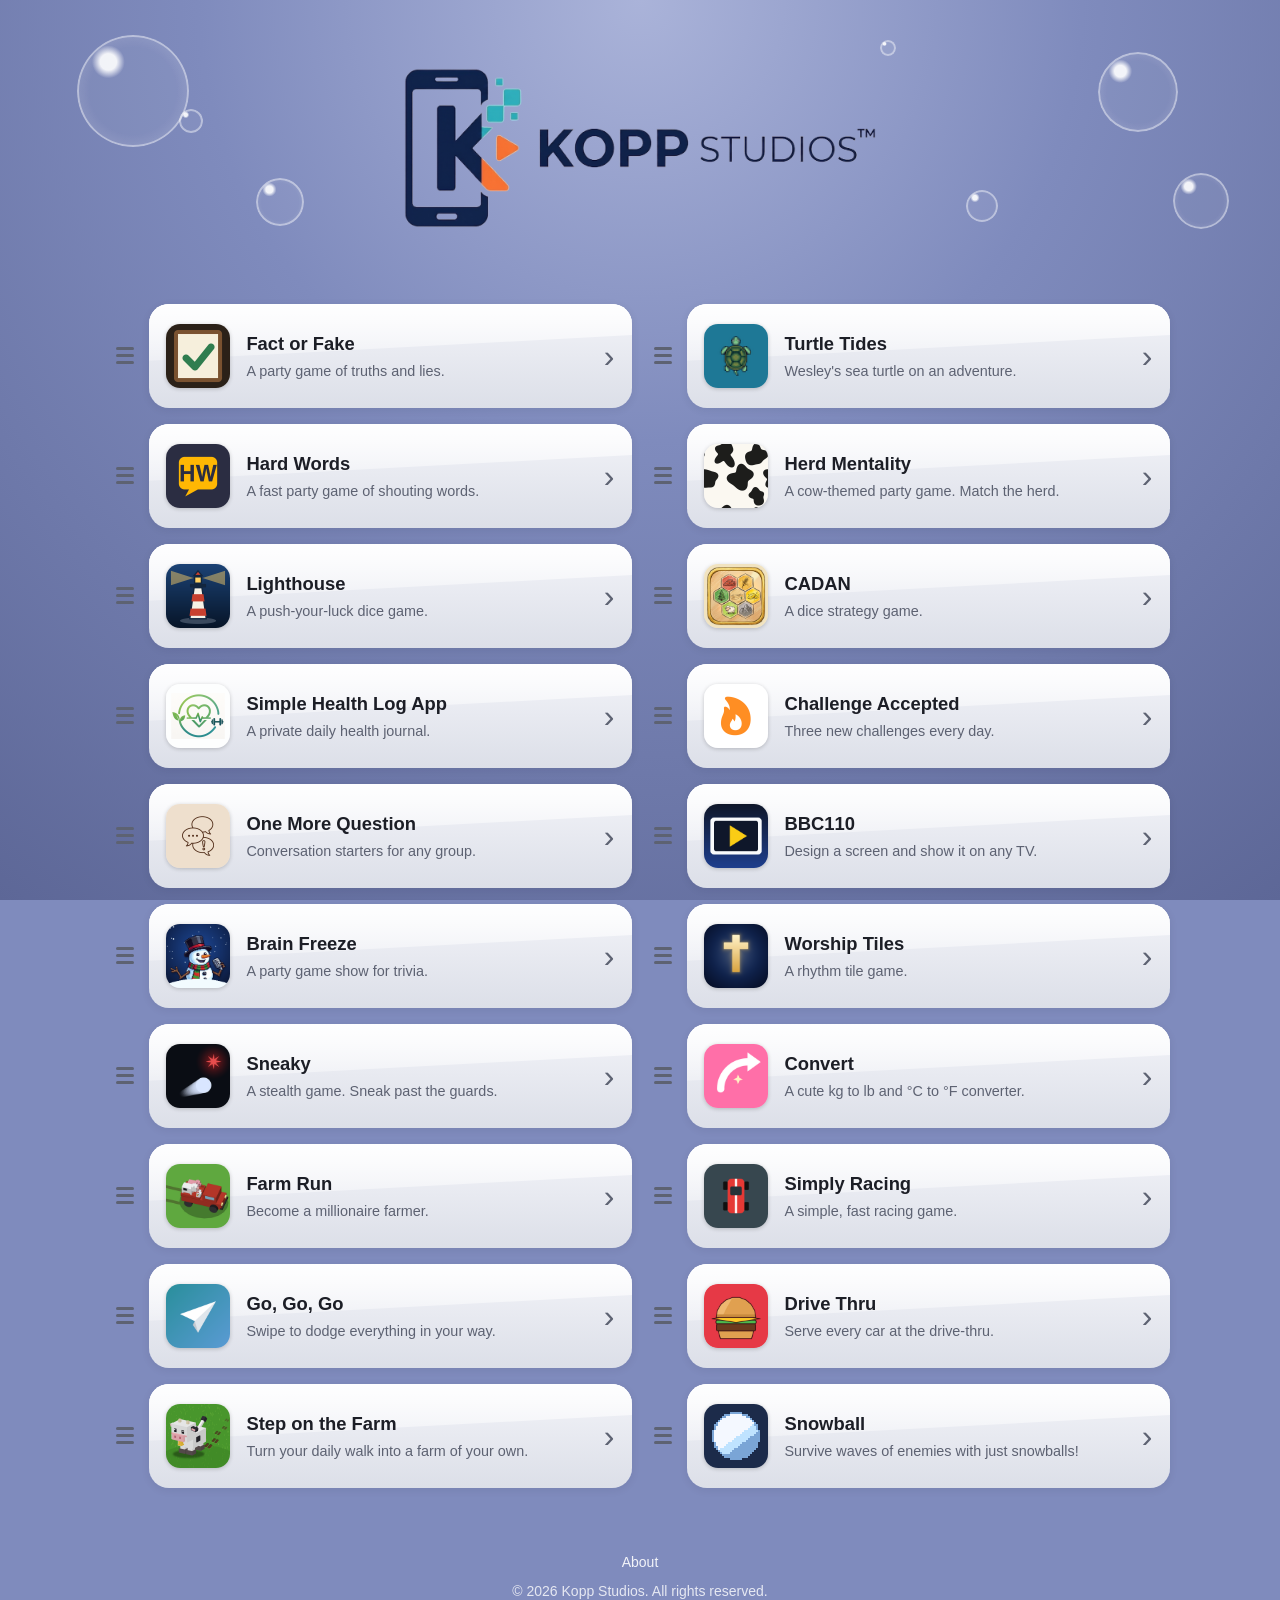
<file: index.html>
<!DOCTYPE html>
<html lang="en">
<head>
  <meta charset="utf-8">
  <meta name="viewport" content="width=device-width, initial-scale=1">
  <meta name="description" content="Apps and games made by Caden.">
  <title>Kopp Studios</title>
  <meta name="theme-color" content="#d6d9e1" media="(prefers-color-scheme: light)">
  <meta name="theme-color" content="#12141a" media="(prefers-color-scheme: dark)">
  <meta name="apple-mobile-web-app-capable" content="yes">
  <meta name="apple-mobile-web-app-title" content="Kopp">
  <link rel="manifest" href="manifest.json">
  <link rel="icon" type="image/png" sizes="32x32" href="icons/favicon-32.png?v=3">
  <link rel="apple-touch-icon" href="icons/apple-touch-icon.png">
  <link rel="stylesheet" href="style.css">
  <script src="script.js" defer></script>
</head>
<body>
  <header class="site-header">
    <span class="bubble b1"></span><span class="bubble b2"></span><span class="bubble b3"></span><span class="bubble b4"></span><span class="bubble b5"></span><span class="bubble b6"></span><span class="bubble b7"></span>
    <h1><img class="logo" src="icons/kopp-studios-logo.png" alt="Kopp Studios"></h1>
  </header>

  <main>
    <div id="app-grid" class="app-grid"></div>
    <noscript><p class="noscript">Please enable JavaScript to see the apps.</p></noscript>
  </main>

  <footer class="site-footer"><a href="about.html">About</a>
    <p class="copyright">&copy; 2026 Kopp Studios. All rights reserved.</p>
  </footer>
</body>
</html>
</file>
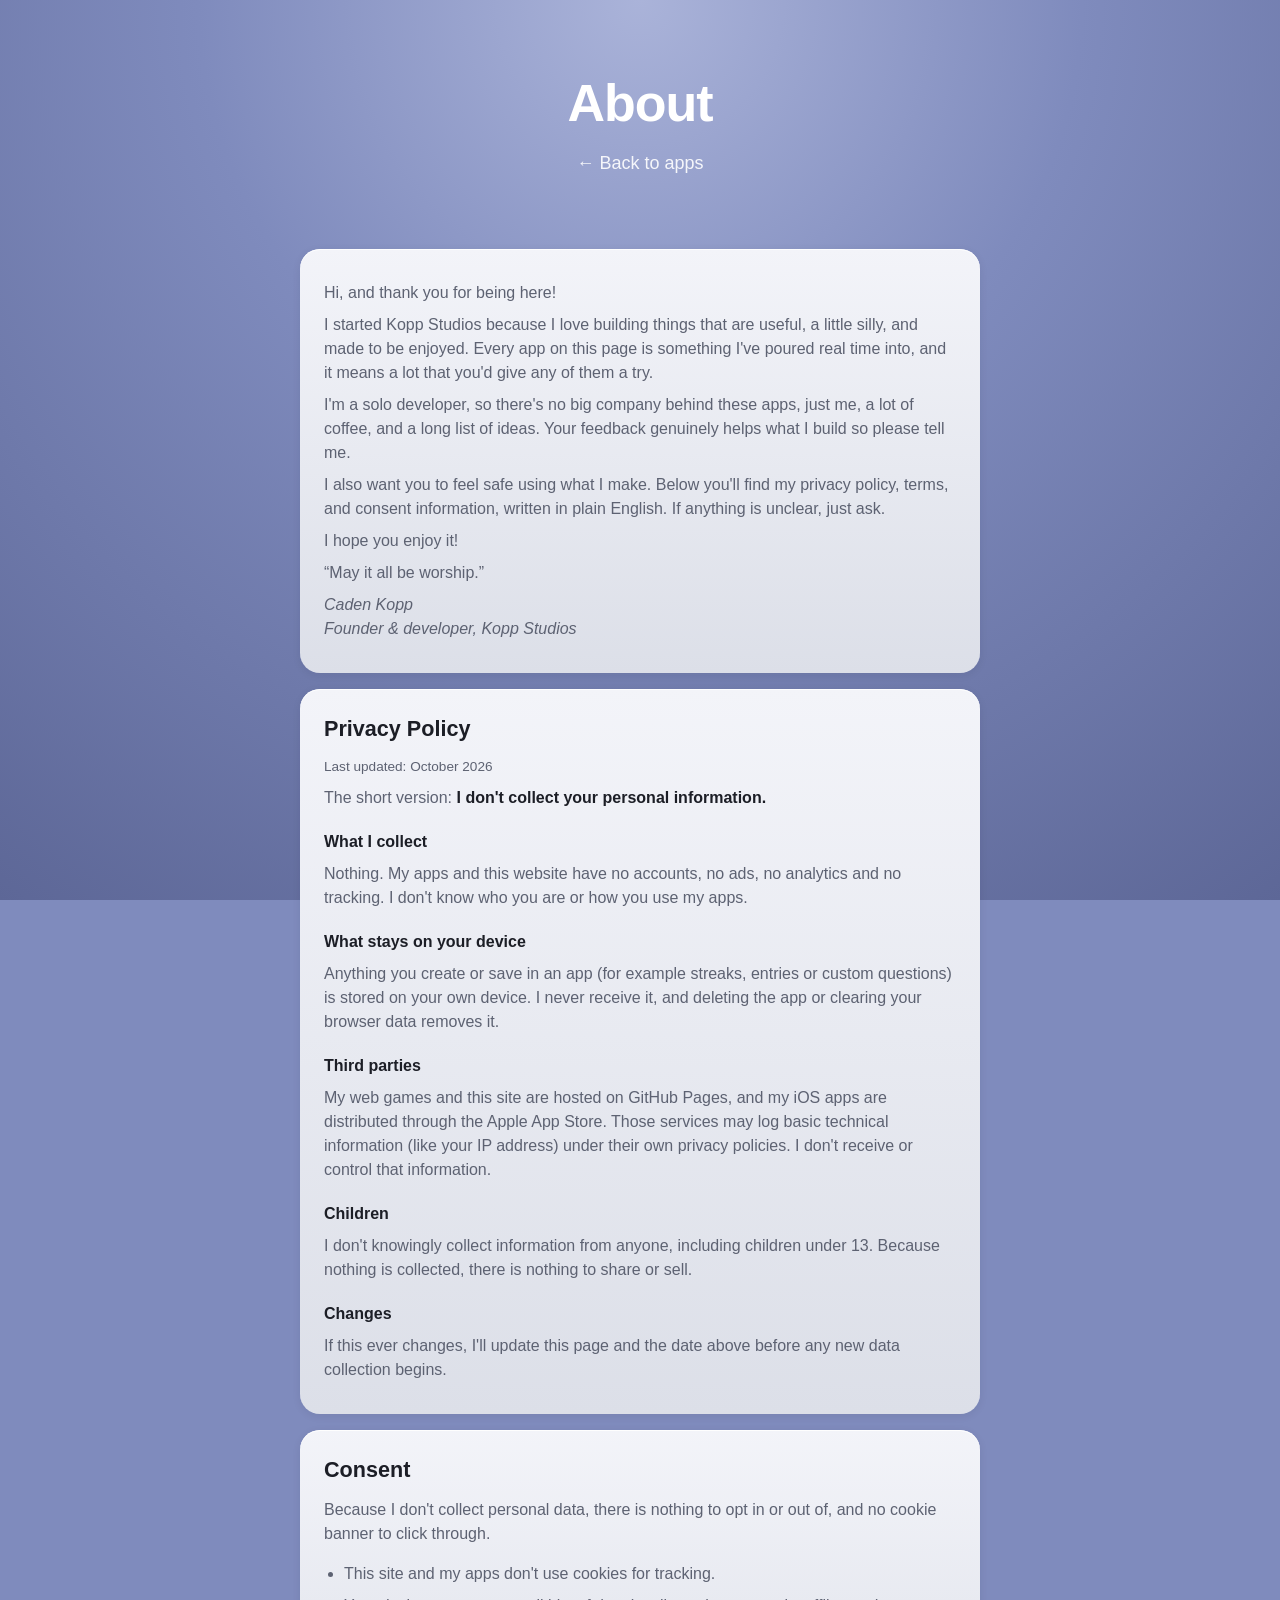
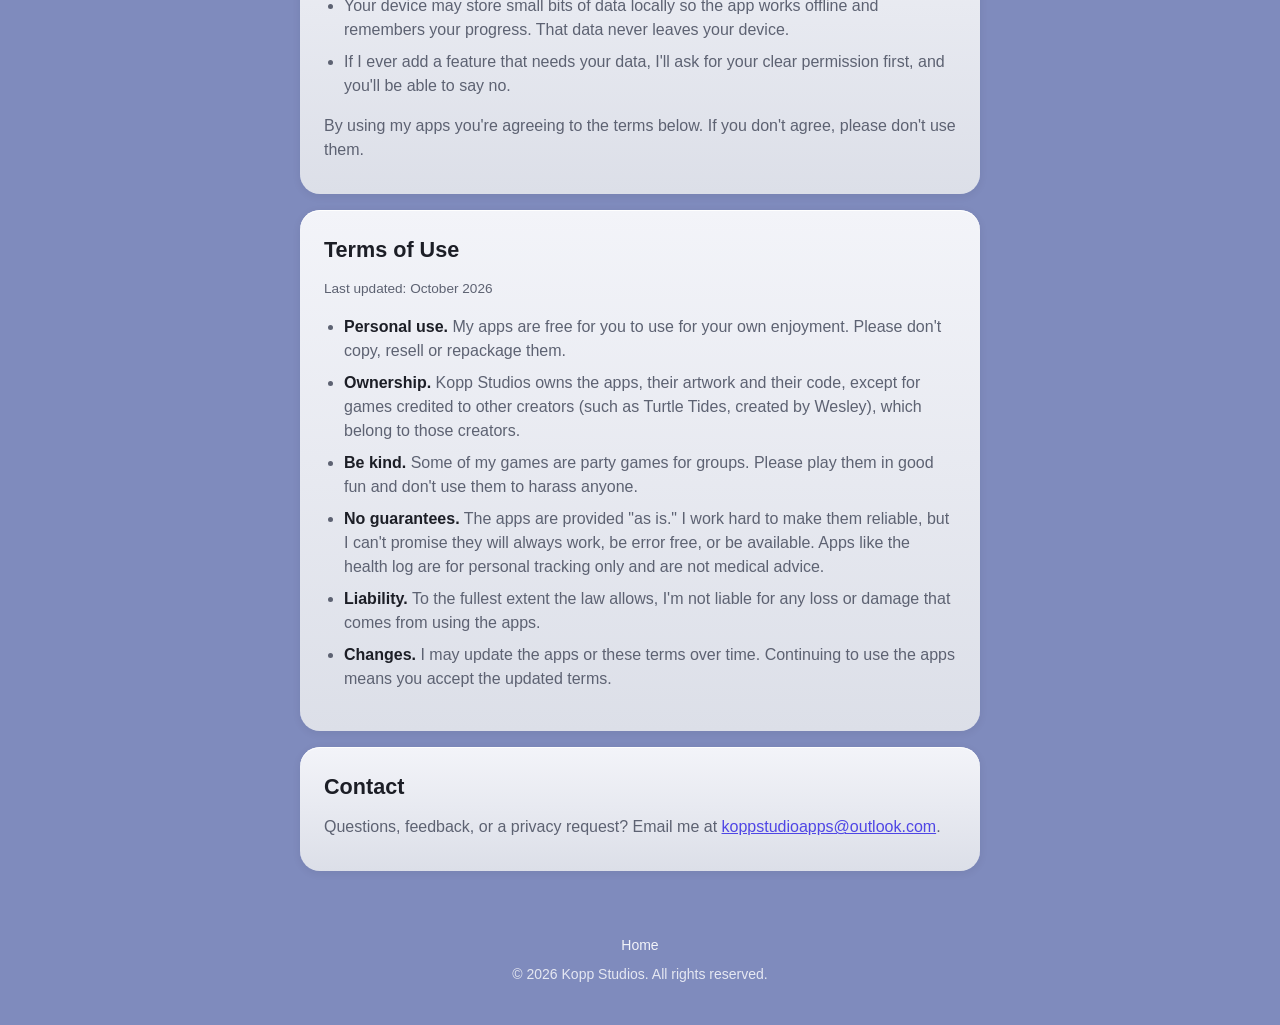
<file: about.html>
<!DOCTYPE html>
<html lang="en">
<head>
  <meta charset="utf-8">
  <meta name="viewport" content="width=device-width, initial-scale=1">
  <meta name="description" content="About Kopp Studios, plus privacy, consent and terms.">
  <title>About | Kopp Studios</title>
  <meta name="theme-color" content="#d6d9e1" media="(prefers-color-scheme: light)">
  <meta name="theme-color" content="#12141a" media="(prefers-color-scheme: dark)">
  <link rel="icon" type="image/png" sizes="32x32" href="icons/favicon-32.png?v=3">
  <link rel="apple-touch-icon" href="icons/apple-touch-icon.png">
  <link rel="stylesheet" href="style.css">
</head>
<body>
  <header class="site-header">
    <h1>About</h1>
    <p class="tagline"><a href="./">&larr; Back to apps</a></p>
  </header>

  <main class="doc">
    <section class="doc-card">
      <p>Hi, and thank you for being here!</p>
      <p>I started Kopp Studios because I love building things that are useful, a little silly, and made to be enjoyed. Every app on this page is something I've poured real time into, and it means a lot that you'd give any of them a try.</p>
      <p>I'm a solo developer, so there's no big company behind these apps, just me, a lot of coffee, and a long list of ideas. Your feedback genuinely helps what I build so please tell me.</p>
      <p>I also want you to feel safe using what I make. Below you'll find my privacy policy, terms, and consent information, written in plain English. If anything is unclear, just ask.</p>
      <p>I hope you enjoy it!</p>
      <p>&ldquo;May it all be worship.&rdquo;</p>
      <p class="sign">Caden Kopp<br>Founder &amp; developer, Kopp Studios</p>
    </section>

    <section class="doc-card" id="privacy">
      <h2>Privacy Policy</h2>
      <p class="updated">Last updated: October 2026</p>
      <p>The short version: <strong>I don't collect your personal information.</strong></p>
      <h3>What I collect</h3>
      <p>Nothing. My apps and this website have no accounts, no ads, no analytics and no tracking. I don't know who you are or how you use my apps.</p>
      <h3>What stays on your device</h3>
      <p>Anything you create or save in an app (for example streaks, entries or custom questions) is stored on your own device. I never receive it, and deleting the app or clearing your browser data removes it.</p>
      <h3>Third parties</h3>
      <p>My web games and this site are hosted on GitHub Pages, and my iOS apps are distributed through the Apple App Store. Those services may log basic technical information (like your IP address) under their own privacy policies. I don't receive or control that information.</p>
      <h3>Children</h3>
      <p>I don't knowingly collect information from anyone, including children under 13. Because nothing is collected, there is nothing to share or sell.</p>
      <h3>Changes</h3>
      <p>If this ever changes, I'll update this page and the date above before any new data collection begins.</p>
    </section>

    <section class="doc-card" id="consent">
      <h2>Consent</h2>
      <p>Because I don't collect personal data, there is nothing to opt in or out of, and no cookie banner to click through.</p>
      <ul>
        <li>This site and my apps don't use cookies for tracking.</li>
        <li>Your device may store small bits of data locally so the app works offline and remembers your progress. That data never leaves your device.</li>
        <li>If I ever add a feature that needs your data, I'll ask for your clear permission first, and you'll be able to say no.</li>
      </ul>
      <p>By using my apps you're agreeing to the terms below. If you don't agree, please don't use them.</p>
    </section>

    <section class="doc-card" id="terms">
      <h2>Terms of Use</h2>
      <p class="updated">Last updated: October 2026</p>
      <ul>
        <li><strong>Personal use.</strong> My apps are free for you to use for your own enjoyment. Please don't copy, resell or repackage them.</li>
        <li><strong>Ownership.</strong> Kopp Studios owns the apps, their artwork and their code, except for games credited to other creators (such as Turtle Tides, created by Wesley), which belong to those creators.</li>
        <li><strong>Be kind.</strong> Some of my games are party games for groups. Please play them in good fun and don't use them to harass anyone.</li>
        <li><strong>No guarantees.</strong> The apps are provided "as is." I work hard to make them reliable, but I can't promise they will always work, be error free, or be available. Apps like the health log are for personal tracking only and are not medical advice.</li>
        <li><strong>Liability.</strong> To the fullest extent the law allows, I'm not liable for any loss or damage that comes from using the apps.</li>
        <li><strong>Changes.</strong> I may update the apps or these terms over time. Continuing to use the apps means you accept the updated terms.</li>
      </ul>
    </section>

    <section class="doc-card" id="contact">
      <h2>Contact</h2>
      <p>Questions, feedback, or a privacy request? Email me at <a href="mailto:koppstudioapps@outlook.com">koppstudioapps@outlook.com</a>.</p>
    </section>
  </main>

  <footer class="site-footer"><a href="./">Home</a>
    <p class="copyright">&copy; 2026 Kopp Studios. All rights reserved.</p>
  </footer>
</body>
</html>
</file>
<file: style.css>
:root {
  --bg: #d6d9e1;
  --card-bg: linear-gradient(180deg, #f3f4f9 0%, #dcdfe8 100%);
  --gloss: linear-gradient(180deg, rgba(255, 255, 255, 0.95), rgba(255, 255, 255, 0.3));
  --edge: rgba(255, 255, 255, 0.9);
  --text: #1c1e26;
  --muted: #5d6272;
  --accent: #4f46e5;
  --accent-hover: #4338ca;
  --shadow: 0 2px 8px rgba(20, 24, 40, 0.08);
  --shadow-hover: 0 12px 28px rgba(20, 24, 40, 0.16);
  --disabled-bg: #e6e8ef;
  --disabled-text: #8a8fa0;
}

@media (prefers-color-scheme: dark) {
  :root {
    --bg: #12141a;
    --card-bg: linear-gradient(180deg, #262a36 0%, #1a1d26 100%);
    --gloss: linear-gradient(180deg, rgba(255, 255, 255, 0.2), rgba(255, 255, 255, 0.03));
    --edge: rgba(255, 255, 255, 0.14);
    --text: #f1f2f6;
    --muted: #a3a8b8;
    --accent: #7c74ff;
    --accent-hover: #918bff;
    --shadow: 0 2px 8px rgba(0, 0, 0, 0.4);
    --shadow-hover: 0 12px 28px rgba(0, 0, 0, 0.55);
    --disabled-bg: #2a2e3a;
    --disabled-text: #7b8093;
  }
}

* { box-sizing: border-box; }

body {
  margin: 0;
  background: #7f8bbd radial-gradient(circle at 50% 0%, #aab3d9 0%, #7f8bbd 40%, #5d6797 100%) fixed;
  color: var(--text);
  font-family: -apple-system, BlinkMacSystemFont, "Segoe UI", Roboto, Helvetica, Arial, sans-serif;
  line-height: 1.5;
}

.site-header {
  position: relative;
  overflow: hidden;
  text-align: center;
  padding: 4rem 1.25rem 3.5rem;
  color: #fff;
}

.bubble {
  position: absolute;
  border-radius: 50%;
  pointer-events: none;
  background:
    radial-gradient(circle at 28% 24%, rgba(255,255,255,0.9) 0 7%, transparent 14%),
    radial-gradient(circle at 50% 50%, rgba(255,255,255,0.05) 55%, rgba(255,255,255,0.28) 100%);
  box-shadow: inset 0 0 0 2px rgba(255,255,255,0.4);
}
.b1 { width: 7rem;   height: 7rem;   left: 6%;  top: 12%; }
.b2 { width: 3rem;   height: 3rem;   left: 20%; top: 62%; }
.b3 { width: 1.5rem; height: 1.5rem; left: 14%; top: 38%; }
.b4 { width: 5rem;   height: 5rem;   right: 8%; top: 18%; }
.b5 { width: 2rem;   height: 2rem;   right: 22%; top: 66%; }
.b6 { width: 3.5rem; height: 3.5rem; right: 4%;  top: 60%; }
.b7 { width: 1rem;   height: 1rem;   right: 30%; top: 14%; }

.site-header h1,
.site-header .tagline { position: relative; }

.site-header .tagline { color: rgba(255,255,255,0.9); }

.site-header h1 {
  margin: 0;
  font-size: clamp(2rem, 6vw, 3.25rem);
  letter-spacing: -0.02em;
}

.site-header .logo {
  display: block;
  margin: 0 auto;
  width: min(86vw, 30rem);
  height: auto;
}

.tagline {
  margin: 0.5rem 0 0;
  font-size: 1.125rem;
  color: var(--muted);
}

main {
  max-width: 1100px;
  margin: 0 auto;
  padding: 1rem 1.25rem 4rem;
}

.app-grid {
  display: grid;
  grid-template-columns: 1fr;
  gap: 1rem;
}

@media (min-width: 700px) {
  .app-grid { grid-template-columns: repeat(2, 1fr); }
}

/* Keep a lone card from stretching across the whole page. */
.app-grid > .card-row:only-child {
  grid-column: 1 / -1;
  max-width: 480px;
  width: 100%;
  justify-self: center;
}

.card-row {
  display: flex;
  align-items: center;
  gap: 0.5rem;
}

.card-row .card { flex: 1; min-width: 0; }

.card-row.dragging { opacity: 0.35; }

.drag-ghost {
  position: fixed;
  z-index: 100;
  margin: 0;
  pointer-events: none;
  opacity: 0.95;
  transform: scale(1.03);
  filter: drop-shadow(0 12px 24px rgba(0, 0, 0, 0.3));
}

.drag-handle {
  flex: none;
  display: flex;
  flex-direction: column;
  justify-content: center;
  gap: 4px;
  padding: 0.75rem 0.4rem;
  cursor: grab;
  touch-action: none;
  user-select: none;
}

.drag-handle span {
  width: 18px;
  height: 3px;
  border-radius: 2px;
  background: var(--muted);
}

.card {
  display: flex;
  align-items: center;
  gap: 1rem;
  min-height: 6.5rem;
  position: relative;
  isolation: isolate;
  overflow: hidden;
  padding: 1.1rem;
  color: inherit;
  text-decoration: none;
  background: var(--card-bg);
  border-radius: 1.25rem;
  box-shadow: var(--shadow), inset 0 1px 0 var(--edge);
  transition: transform 0.2s ease, box-shadow 0.2s ease;
}

/* Glossy highlight across the top half, cut on a diagonal like a reflection. */
.card::before {
  content: "";
  position: absolute;
  inset: 0 0 45% 0;
  z-index: -1;
  background: var(--gloss);
  clip-path: polygon(0 0, 100% 0, 100% 55%, 0 100%);
  pointer-events: none;
}

@media (hover: hover) {
  .card:hover {
    transform: translateY(-6px);
    box-shadow: var(--shadow-hover), inset 0 1px 0 var(--edge);
  }
}

.card-icon {
  flex: none;
  width: 64px;
  height: 64px;
  display: flex;
  align-items: center;
  justify-content: center;
  font-size: 3rem;
  line-height: 1;
}

.card-icon img {
  width: 100%;
  height: 100%;
  border-radius: 22%;
  object-fit: cover;
  box-shadow: 0 1px 4px rgba(0, 0, 0, 0.2);
}

.card-body {
  flex: 1;
  min-width: 0;
}

.card-name {
  margin: 0 0 0.25rem;
  font-size: 1.15rem;
}

.card-desc {
  margin: 0;
  color: var(--muted);
  font-size: 0.9rem;
  line-height: 1.4;
}

.btn {
  flex: none;
  white-space: nowrap;
  display: inline-block;
  padding: 0.4rem 1rem;
  font-size: 0.9rem;
  border-radius: 999px;
  background: var(--accent);
  color: #fff;
  font-weight: 600;
  text-decoration: none;
  transition: background 0.2s ease;
}

.chevron {
  flex: none;
  font-size: 2rem;
  line-height: 1;
  color: var(--muted);
  transition: transform 0.2s ease, color 0.2s ease;
}

.card:hover .chevron,
.card:focus-visible .chevron {
  color: var(--accent);
  transform: translateX(3px);
}

.card:focus-visible {
  outline: 3px solid var(--accent);
  outline-offset: 3px;
}

.btn.disabled {
  background: var(--disabled-bg);
  color: var(--disabled-text);
  cursor: default;
  user-select: none;
}

.noscript {
  text-align: center;
  color: var(--muted);
}

@media (max-width: 480px) {
  .btn { padding: 0.35rem 0.8rem; font-size: 0.8rem; }
}

.site-footer {
  text-align: center;
  padding: 0 1.25rem 2.5rem;
  font-size: 0.875rem;
}

.site-footer a,
.tagline a {
  color: rgba(255, 255, 255, 0.9);
  text-decoration: none;
}

.site-footer a:hover,
.tagline a:hover { color: #fff; text-decoration: underline; }

.doc {
  max-width: 720px;
  display: grid;
  gap: 1rem;
}

.doc-card {
  padding: 1.5rem;
  background: var(--card-bg);
  border-radius: 1.25rem;
  box-shadow: var(--shadow), inset 0 1px 0 var(--edge);
}

.doc-card h2 { margin: 0 0 0.75rem; font-size: 1.35rem; }
.doc-card h3 { margin: 1.25rem 0 0.25rem; font-size: 1rem; }
.doc-card p, .doc-card li { color: var(--muted); }
.doc-card p { margin: 0.5rem 0; }
.doc-card ul { padding-left: 1.25rem; }
.doc-card li { margin: 0.5rem 0; }
.doc-card strong { color: var(--text); }
.doc-card a { color: var(--accent); }
.doc-card .updated { font-size: 0.85rem; }
.doc-card .sign { font-style: italic; }

.copyright {
  margin: 0.5rem 0 0;
  color: rgba(255, 255, 255, 0.8);
}

/* App / Web choice modal */
.modal {
  position: fixed;
  inset: 0;
  z-index: 100;
  display: flex;
  align-items: center;
  justify-content: center;
  padding: 1rem;
  background: rgba(18, 20, 26, 0.55);
  backdrop-filter: blur(4px);
}

.modal[hidden] { display: none; }

.modal-box {
  position: relative;
  width: 100%;
  max-width: 22rem;
  padding: 1.75rem 1.5rem 1.5rem;
  text-align: center;
  background: var(--card-bg);
  border-radius: 1.25rem;
  box-shadow: var(--shadow-hover), inset 0 1px 0 var(--edge);
}

.modal-close {
  position: absolute;
  top: 0.5rem;
  right: 0.75rem;
  border: 0;
  background: none;
  color: var(--muted);
  font-size: 1.75rem;
  line-height: 1;
  cursor: pointer;
}

.modal-icon { width: 5rem; height: 5rem; border-radius: 1.1rem; box-shadow: var(--shadow); }
.modal-title { margin: 0.75rem 0 0.25rem; font-size: 1.3rem; }
.modal-sub { margin: 0 0 1.25rem; color: var(--muted); }
.modal-actions { display: flex; gap: 0.75rem; }
.modal-actions .btn { flex: 1; padding: 0.7rem 1rem; font-size: 1rem; }
.modal-actions .btn:hover { background: var(--accent-hover); }
</file>
